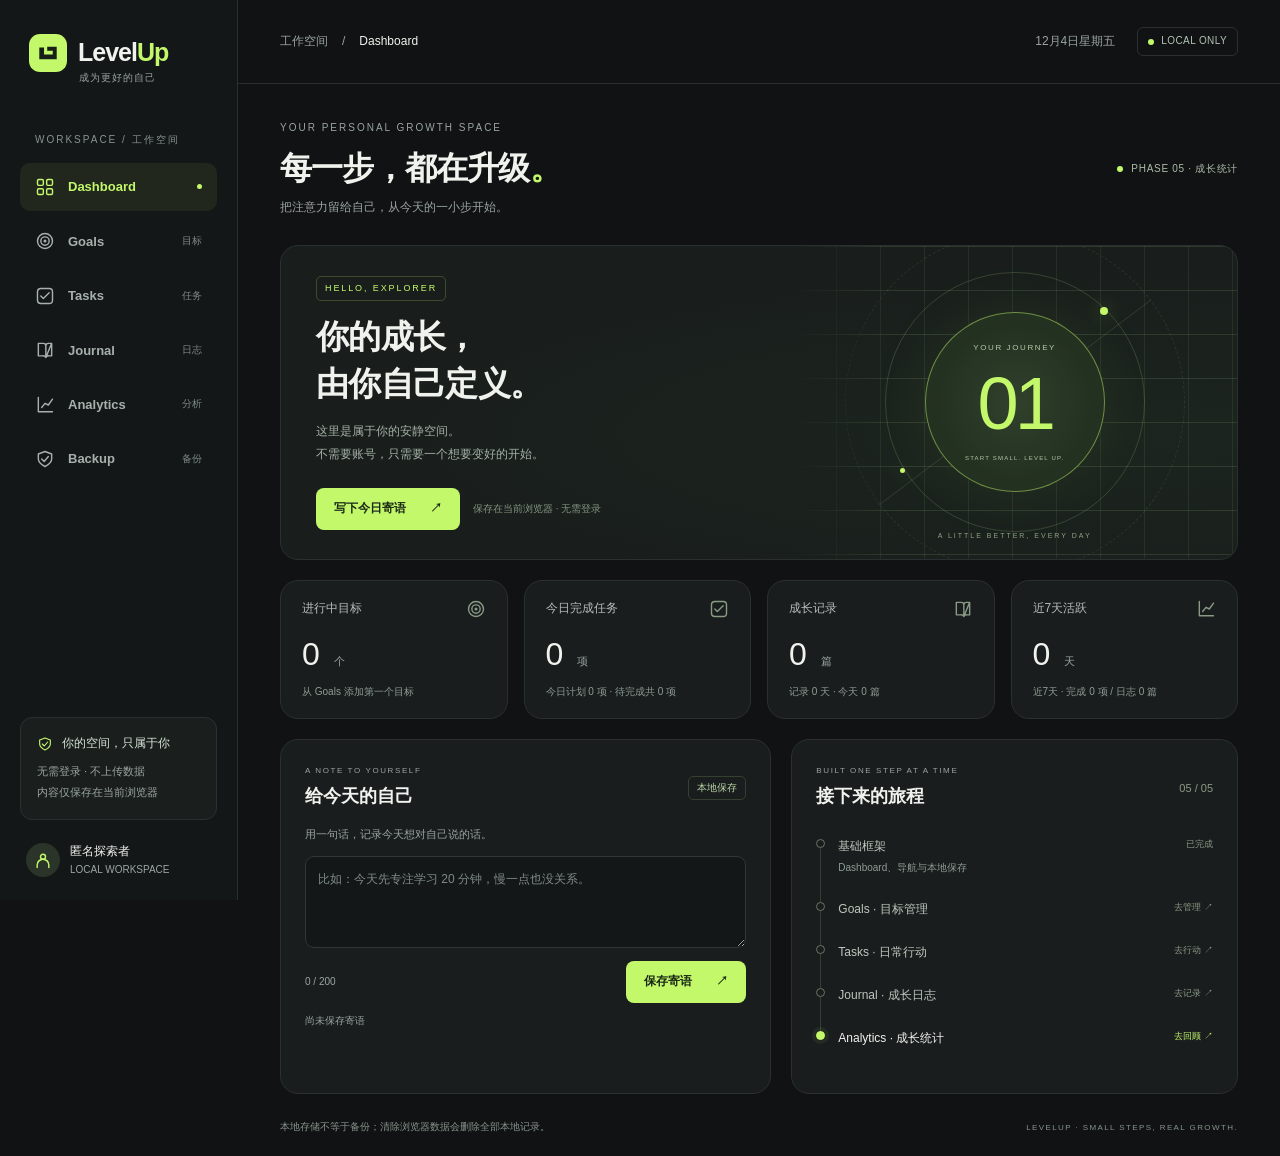
<file: index.html>
<!DOCTYPE html>
<html lang="zh-CN">
<head>
  <meta charset="UTF-8">
  <meta name="viewport" content="width=device-width, initial-scale=1.0">
  <meta name="description" content="LevelUp：无需登录，在自己的浏览器里开始成长。">
  <title>Dashboard · LevelUp</title>
  <link rel="icon" href="assets/logo.svg" type="image/svg+xml">
  <link rel="stylesheet" href="css/style.css">
  <script src="js/storage.js" defer></script>
  <script src="js/tasks-model.js" defer></script>
  <script src="js/journal-model.js" defer></script>
  <script src="js/analytics-model.js" defer></script>
  <script src="js/app.js" defer></script>
  <script src="js/dashboard.js" defer></script>
</head>
<body data-page="dashboard" data-root=".">
  <a class="skip-link" href="#main-content">跳转到主要内容</a>
  <div id="sidebar-root"></div>
  <div class="workspace">
    <div id="header-root"></div>
    <main id="main-content" tabindex="-1">
      <section class="page-heading">
        <div><p class="eyebrow">YOUR PERSONAL GROWTH SPACE</p><h1>每一步，都在升级<span class="accent">。</span></h1><p class="muted">把注意力留给自己，从今天的一小步开始。</p></div>
        <span class="phase-badge"><span class="status-dot"></span> PHASE 05 · 成长统计</span>
      </section>

      <section class="hero panel" aria-labelledby="hero-title">
        <div class="hero-copy"><span class="tag">HELLO, EXPLORER</span><h2 id="hero-title">你的成长，<br>由你自己定义。</h2><p>这里是属于你的安静空间。<br>不需要账号，只需要一个想要变好的开始。</p><a class="button button-primary" href="#daily-note">写下今日寄语 <span aria-hidden="true">↗</span></a><span class="hero-caption">保存在当前浏览器 · 无需登录</span></div>
        <div class="orbit-art" aria-hidden="true"><div class="orbit orbit-one"></div><div class="orbit orbit-two"></div><div class="orbit-axis"></div><div class="level-core"><span>YOUR JOURNEY</span><strong>01</strong><span>START SMALL. LEVEL UP.</span></div><span class="orbit-point point-one"></span><span class="orbit-point point-two"></span><span class="art-label">A LITTLE BETTER, EVERY DAY</span></div>
      </section>

      <section class="stats-grid" aria-label="成长数据概览">
        <article class="stat-card panel"><div class="stat-top"><span>进行中目标</span><span class="stat-icon" data-icon="target"></span></div><p class="stat-number"><span id="dashboard-goal-count">—</span> <small>个</small></p><p class="stat-caption" id="dashboard-goal-caption">正在读取目标</p></article>
        <article class="stat-card panel"><div class="stat-top"><span>今日完成任务</span><span class="stat-icon" data-icon="check"></span></div><p class="stat-number"><span id="dashboard-task-count">—</span> <small>项</small></p><p class="stat-caption" id="dashboard-task-caption">正在读取任务</p></article>
        <article class="stat-card panel"><div class="stat-top"><span>成长记录</span><span class="stat-icon" data-icon="book"></span></div><p class="stat-number"><span id="dashboard-journal-count">—</span> <small>篇</small></p><p class="stat-caption" id="dashboard-journal-caption">正在读取日志</p></article>
        <article class="stat-card panel"><div class="stat-top"><span>近7天活跃</span><span class="stat-icon" data-icon="chart"></span></div><p class="stat-number"><span id="dashboard-active-days">—</span> <small>天</small></p><p class="stat-caption" id="dashboard-active-caption">正在读取活动记录</p></article>
      </section>

      <div class="dashboard-bottom">
        <section class="panel note-panel" id="daily-note" aria-labelledby="note-title">
          <div class="section-top"><div><p class="eyebrow">A NOTE TO YOURSELF</p><h2 id="note-title">给今天的自己</h2></div><span class="tiny-tag">本地保存</span></div>
          <p class="muted note-intro">用一句话，记录今天想对自己说的话。</p>
          <form id="note-form"><label class="sr-only" for="note-input">今日寄语（最多 200 字）</label><textarea id="note-input" maxlength="200" rows="3" placeholder="比如：今天先专注学习 20 分钟，慢一点也没关系。" aria-describedby="note-status"></textarea><div class="note-actions"><span id="note-count" class="muted">0 / 200</span><button type="submit" class="button button-primary">保存寄语 <span aria-hidden="true">↗</span></button></div></form>
          <p id="note-status" class="save-status" role="status" aria-live="polite">尚未保存寄语</p>
        </section>
        <section class="panel roadmap-panel" aria-labelledby="roadmap-title"><div class="section-top"><div><p class="eyebrow">BUILT ONE STEP AT A TIME</p><h2 id="roadmap-title">接下来的旅程</h2></div><span class="step-counter">05 / 05</span></div><ol class="roadmap"><li><span class="roadmap-dot"></span><div><strong>基础框架</strong><p>Dashboard、导航与本地保存</p></div><span class="roadmap-state">已完成</span></li><li><span class="roadmap-dot"></span><div><strong>Goals · 目标管理</strong></div><a class="roadmap-state" href="pages/goals.html">去管理 ↗</a></li><li><span class="roadmap-dot"></span><div><strong>Tasks · 日常行动</strong></div><a class="roadmap-state" href="pages/tasks.html">去行动 ↗</a></li><li><span class="roadmap-dot"></span><div><strong>Journal · 成长日志</strong></div><a class="roadmap-state" href="pages/journal.html">去记录 ↗</a></li><li class="current"><span class="roadmap-dot"></span><div><strong>Analytics · 成长统计</strong></div><a class="roadmap-state" href="pages/analytics.html">去回顾 ↗</a></li></ol></section>
      </div>
      <div id="footer-root"></div>
    </main>
  </div>
  <noscript><div class="noscript-message">请在浏览器中启用 JavaScript，以使用导航和本地保存功能。</div></noscript>
</body>
</html>
</file>
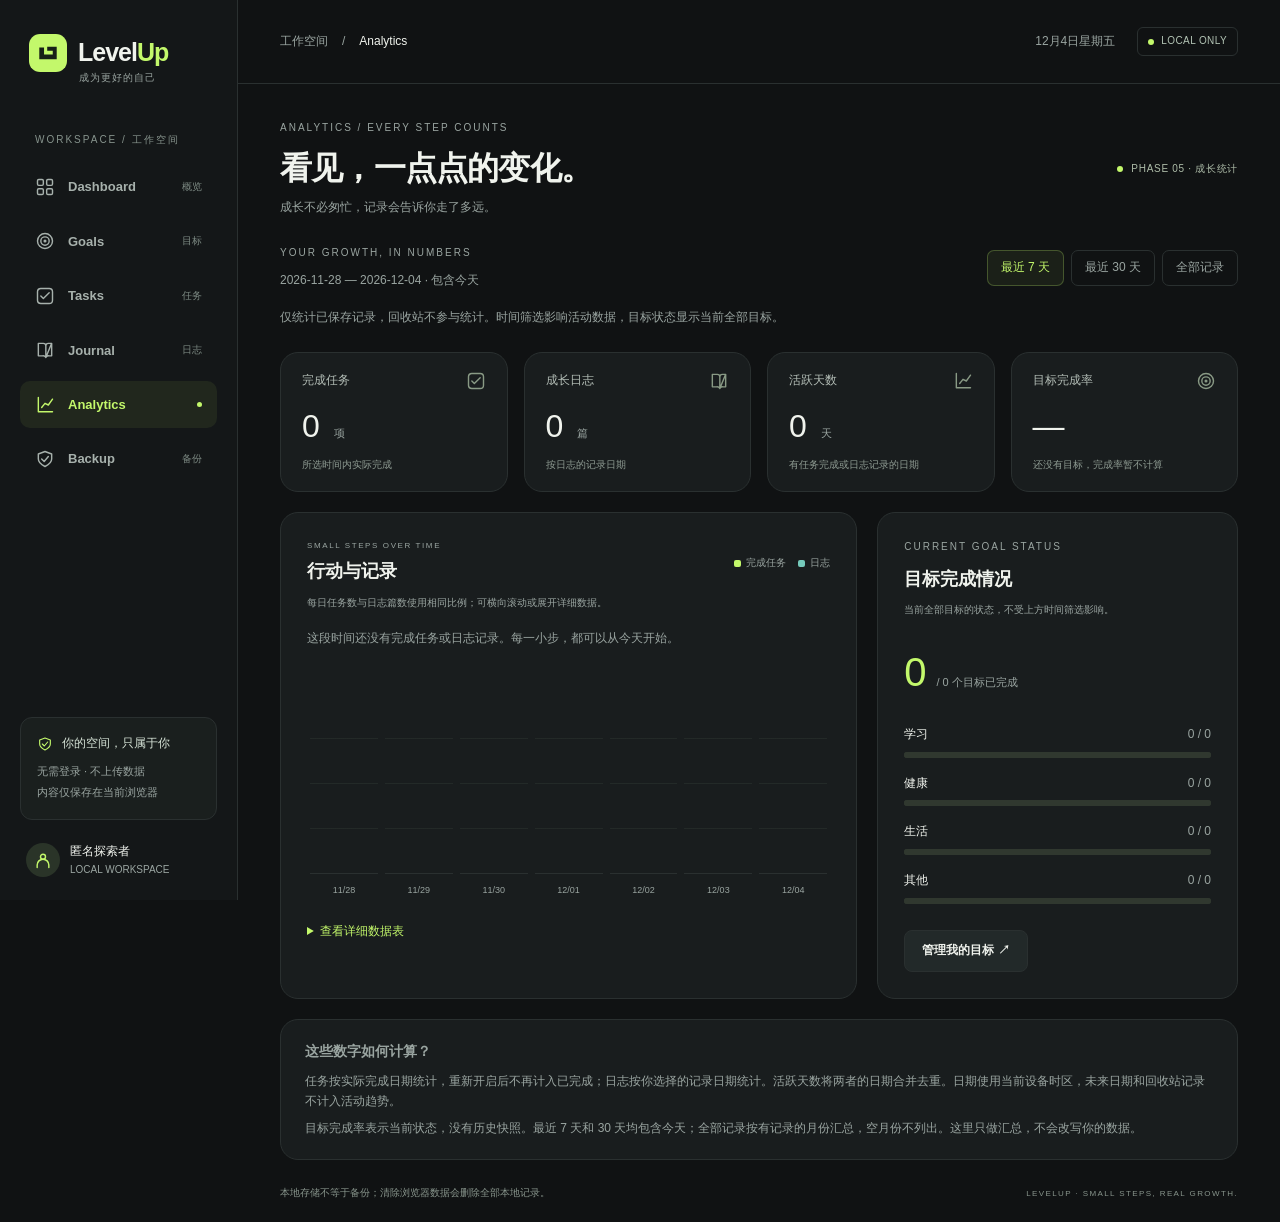
<file: pages/analytics.html>
<!DOCTYPE html>
<html lang="zh-CN">
<head>
  <meta charset="UTF-8">
  <meta name="viewport" content="width=device-width, initial-scale=1.0">
  <title>Analytics · LevelUp</title>
  <link rel="icon" href="../assets/logo.svg" type="image/svg+xml">
  <link rel="stylesheet" href="../css/style.css">
  <script src="../js/storage.js" defer></script>
  <script src="../js/analytics-model.js" defer></script>
  <script src="../js/app.js" defer></script>
  <script src="../js/analytics.js" defer></script>
</head>
<body data-page="analytics" data-root="..">
  <a class="skip-link" href="#main-content">跳转到主要内容</a>
  <div id="sidebar-root"></div>
  <div class="workspace">
    <div id="header-root"></div>
    <main id="main-content" tabindex="-1">
      <section class="page-heading">
        <div><p class="eyebrow">ANALYTICS / EVERY STEP COUNTS</p><h1>看见，一点点的变化。</h1><p class="muted">成长不必匆忙，记录会告诉你走了多远。</p></div>
        <span class="phase-badge"><span class="status-dot"></span> PHASE 05 · 成长统计</span>
      </section>
      <div class="analytics-toolbar"><div><p class="eyebrow">YOUR GROWTH, IN NUMBERS</p><p id="analytics-range-label" class="muted">正在读取本地记录</p></div><div class="goal-filters" role="group" aria-label="统计时间范围"><button class="filter-button active" data-range="7" aria-pressed="true">最近 7 天</button><button class="filter-button" data-range="30" aria-pressed="false">最近 30 天</button><button class="filter-button" data-range="all" aria-pressed="false">全部记录</button></div></div>
      <p id="analytics-status" class="goals-status" role="status" aria-live="polite">仅统计已保存记录，回收站不参与统计。</p>
      <section class="stats-grid" aria-label="成长统计概览">
        <article class="panel stat-card"><div class="stat-top"><span>完成任务</span><span class="stat-icon" data-icon="check"></span></div><p class="stat-number"><span id="analytics-tasks">—</span> <small>项</small></p><p class="stat-caption">所选时间内实际完成</p></article>
        <article class="panel stat-card"><div class="stat-top"><span>成长日志</span><span class="stat-icon" data-icon="book"></span></div><p class="stat-number"><span id="analytics-journal">—</span> <small>篇</small></p><p class="stat-caption">按日志的记录日期</p></article>
        <article class="panel stat-card"><div class="stat-top"><span>活跃天数</span><span class="stat-icon" data-icon="chart"></span></div><p class="stat-number"><span id="analytics-active">—</span> <small>天</small></p><p class="stat-caption">有任务完成或日志记录的日期</p></article>
        <article class="panel stat-card"><div class="stat-top"><span>目标完成率</span><span class="stat-icon" data-icon="target"></span></div><p class="stat-number" id="analytics-goal-rate">—</p><p class="stat-caption" id="analytics-goal-caption">当前全部目标，不受时间筛选影响</p></article>
      </section>
      <div class="analytics-layout">
        <section class="panel analytics-panel" aria-labelledby="activity-title"><div class="section-top"><div><p class="eyebrow">SMALL STEPS OVER TIME</p><h2 id="activity-title">行动与记录</h2></div><div class="chart-legend"><span><i class="legend-task"></i>完成任务</span><span><i class="legend-journal"></i>日志</span></div></div><p id="analytics-chart-note" class="field-hint">按日展示</p><p class="analytics-empty" id="analytics-chart-message" hidden></p><figure id="analytics-figure" aria-labelledby="activity-title" aria-describedby="analytics-chart-note"><div class="chart-scroll" tabindex="0" aria-label="任务与日志趋势图，可横向滚动"><div id="activity-chart" class="activity-chart"></div></div></figure><details id="analytics-detail" class="analytics-detail"><summary>查看详细数据表</summary><div class="analytics-table-scroll"><table class="analytics-table"><caption>与趋势图相同的统计数据</caption><thead><tr><th scope="col">日期 / 月份</th><th scope="col">完成任务（项）</th><th scope="col">日志（篇）</th></tr></thead><tbody id="analytics-table-body"></tbody></table></div></details></section>
        <section class="panel analytics-panel" aria-labelledby="goal-progress-title"><p class="eyebrow">CURRENT GOAL STATUS</p><h2 id="goal-progress-title">目标完成情况</h2><p class="field-hint">当前全部目标的状态，不受上方时间筛选影响。</p><div class="goal-progress-overview"><strong id="goal-progress-completed">—</strong><span id="goal-progress-total" class="muted">正在读取</span></div><div id="goal-category-progress"></div><a class="button button-secondary analytics-goal-link" href="goals.html">管理我的目标 ↗</a></section>
      </div>
      <section class="panel scope-note analytics-rules" aria-labelledby="analytics-rules-title"><h2 id="analytics-rules-title">这些数字如何计算？</h2><p>任务按实际完成日期统计，重新开启后不再计入已完成；日志按你选择的记录日期统计。活跃天数将两者的日期合并去重。日期使用当前设备时区，未来日期和回收站记录不计入活动趋势。</p><p>目标完成率表示当前状态，没有历史快照。最近 7 天和 30 天均包含今天；全部记录按有记录的月份汇总，空月份不列出。这里只做汇总，不会改写你的数据。</p></section>
      <div id="footer-root"></div>
    </main>
  </div>
  <noscript><div class="noscript-message">请启用 JavaScript，以查看本地成长统计。</div></noscript>
</body>
</html>
</file>
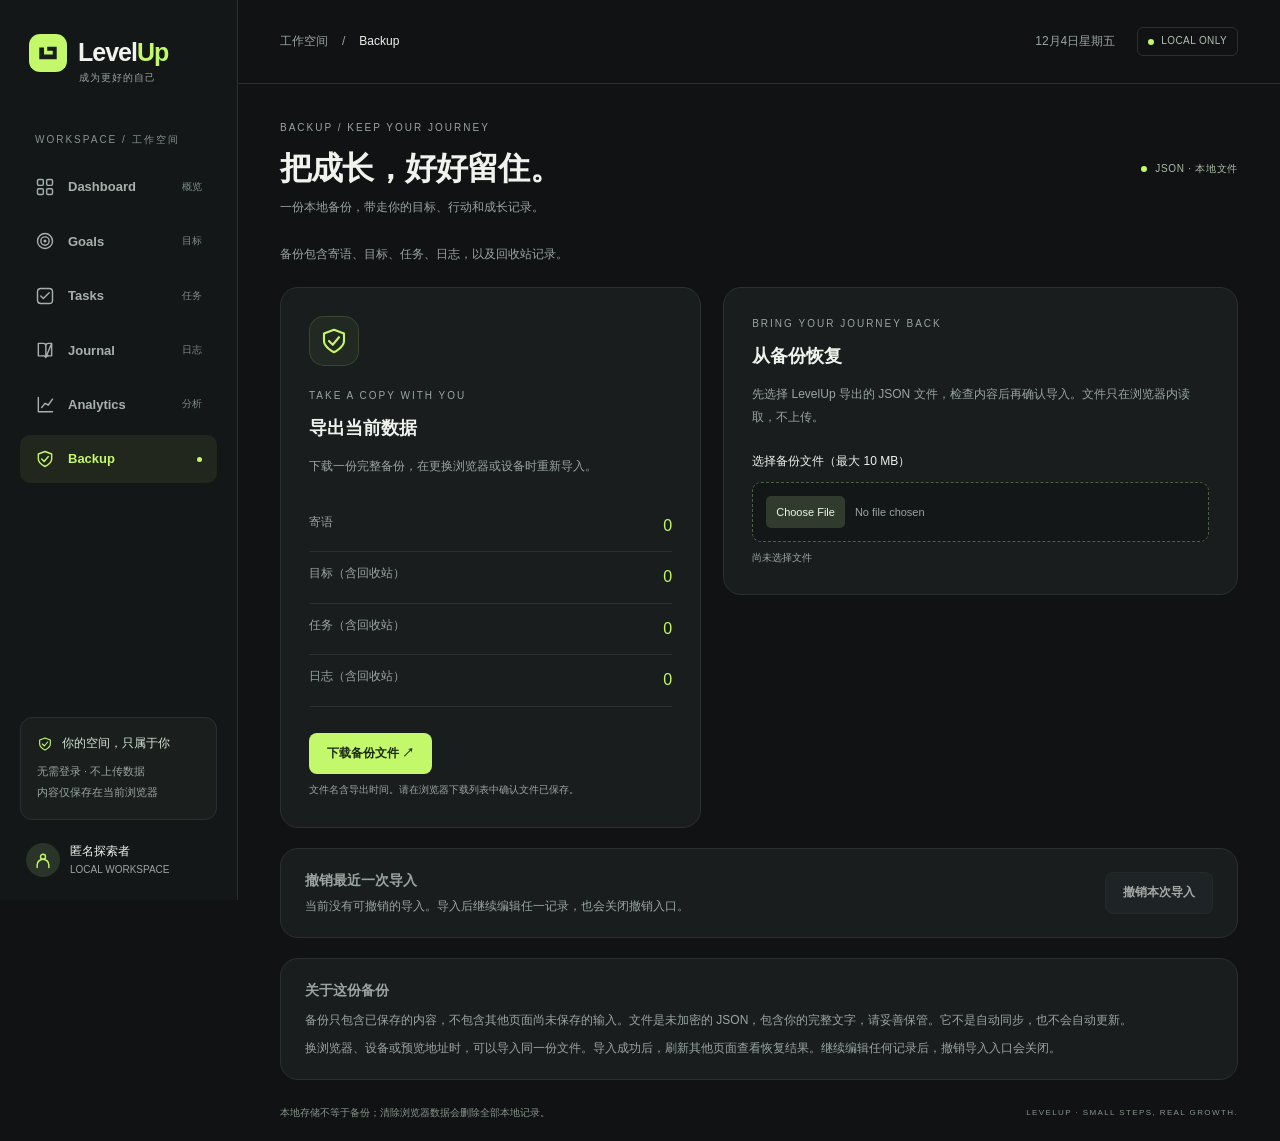
<file: pages/backup.html>
<!DOCTYPE html>
<html lang="zh-CN">
<head>
  <meta charset="UTF-8">
  <meta name="viewport" content="width=device-width, initial-scale=1.0">
  <title>Backup · LevelUp</title>
  <link rel="icon" href="../assets/logo.svg" type="image/svg+xml">
  <link rel="stylesheet" href="../css/style.css">
  <script src="../js/storage.js" defer></script>
  <script src="../js/app.js" defer></script>
  <script src="../js/backup.js" defer></script>
</head>
<body data-page="backup" data-root="..">
  <a class="skip-link" href="#main-content">跳转到主要内容</a>
  <div id="sidebar-root"></div>
  <div class="workspace"><div id="header-root"></div>
    <main id="main-content" tabindex="-1">
      <section class="page-heading"><div><p class="eyebrow">BACKUP / KEEP YOUR JOURNEY</p><h1>把成长，好好留住。</h1><p class="muted">一份本地备份，带走你的目标、行动和成长记录。</p></div><span class="phase-badge"><span class="status-dot"></span> JSON · 本地文件</span></section>
      <p id="backup-status" class="goals-status" role="status" aria-live="polite">备份包含寄语、目标、任务、日志，以及回收站记录。</p>
      <div class="backup-layout">
        <section class="panel backup-panel" aria-labelledby="export-title"><div class="placeholder-icon" data-icon="shield"></div><p class="eyebrow">TAKE A COPY WITH YOU</p><h2 id="export-title">导出当前数据</h2><p class="muted backup-intro">下载一份完整备份，在更换浏览器或设备时重新导入。</p><dl id="backup-current" class="backup-counts"></dl><button type="button" class="button button-primary" id="export-backup">下载备份文件 ↗</button><p class="field-hint">文件名含导出时间。请在浏览器下载列表中确认文件已保存。</p></section>
        <section class="panel backup-panel" aria-labelledby="import-title"><p class="eyebrow">BRING YOUR JOURNEY BACK</p><h2 id="import-title">从备份恢复</h2><p class="muted backup-intro">先选择 LevelUp 导出的 JSON 文件，检查内容后再确认导入。文件只在浏览器内读取，不上传。</p><label class="backup-file-label" for="backup-file">选择备份文件（最大 10 MB）</label><input type="file" id="backup-file" accept=".json,application/json" aria-describedby="backup-file-status"><p class="field-hint" id="backup-file-status" role="status">尚未选择文件</p>
          <section id="backup-preview" class="backup-preview" aria-labelledby="preview-title" hidden><h3 id="preview-title">导入预览</h3><p class="field-hint" id="backup-file-time"></p><div class="analytics-table-scroll"><table class="analytics-table"><caption>记录总数包含回收站</caption><thead><tr><th scope="col">内容</th><th scope="col">当前</th><th scope="col">备份中</th></tr></thead><tbody id="backup-compare"></tbody></table></div><p class="field-hint" id="backup-reference-hint"></p><p class="backup-replace-note">恢复会完整替换四类数据，包括寄语和回收站，不会合并记录。建议先下载当前备份。</p><label class="backup-check"><input type="checkbox" id="confirm-replace">我已核对，确认用此备份替换当前数据。</label><div class="goal-form-actions"><button type="button" class="button button-primary" id="import-backup" disabled>确认替换并导入</button><button type="button" class="button button-secondary" id="cancel-import">取消</button></div></section>
        </section>
      </div>
      <section class="panel scope-note backup-undo" aria-labelledby="undo-title"><div><h2 id="undo-title">撤销最近一次导入</h2><p id="backup-undo-note">导入后尚未继续编辑时，可以撤销这次导入。</p></div><button type="button" class="button button-secondary" id="undo-import" disabled>撤销本次导入</button></section>
      <section class="panel scope-note analytics-rules"><h2>关于这份备份</h2><p>备份只包含已保存的内容，不包含其他页面尚未保存的输入。文件是未加密的 JSON，包含你的完整文字，请妥善保管。它不是自动同步，也不会自动更新。</p><p>换浏览器、设备或预览地址时，可以导入同一份文件。导入成功后，刷新其他页面查看恢复结果。继续编辑任何记录后，撤销导入入口会关闭。</p></section>
      <div id="footer-root"></div>
    </main>
  </div>
  <noscript><div class="noscript-message">请启用 JavaScript，以使用本地备份。</div></noscript>
</body>
</html>
</file>
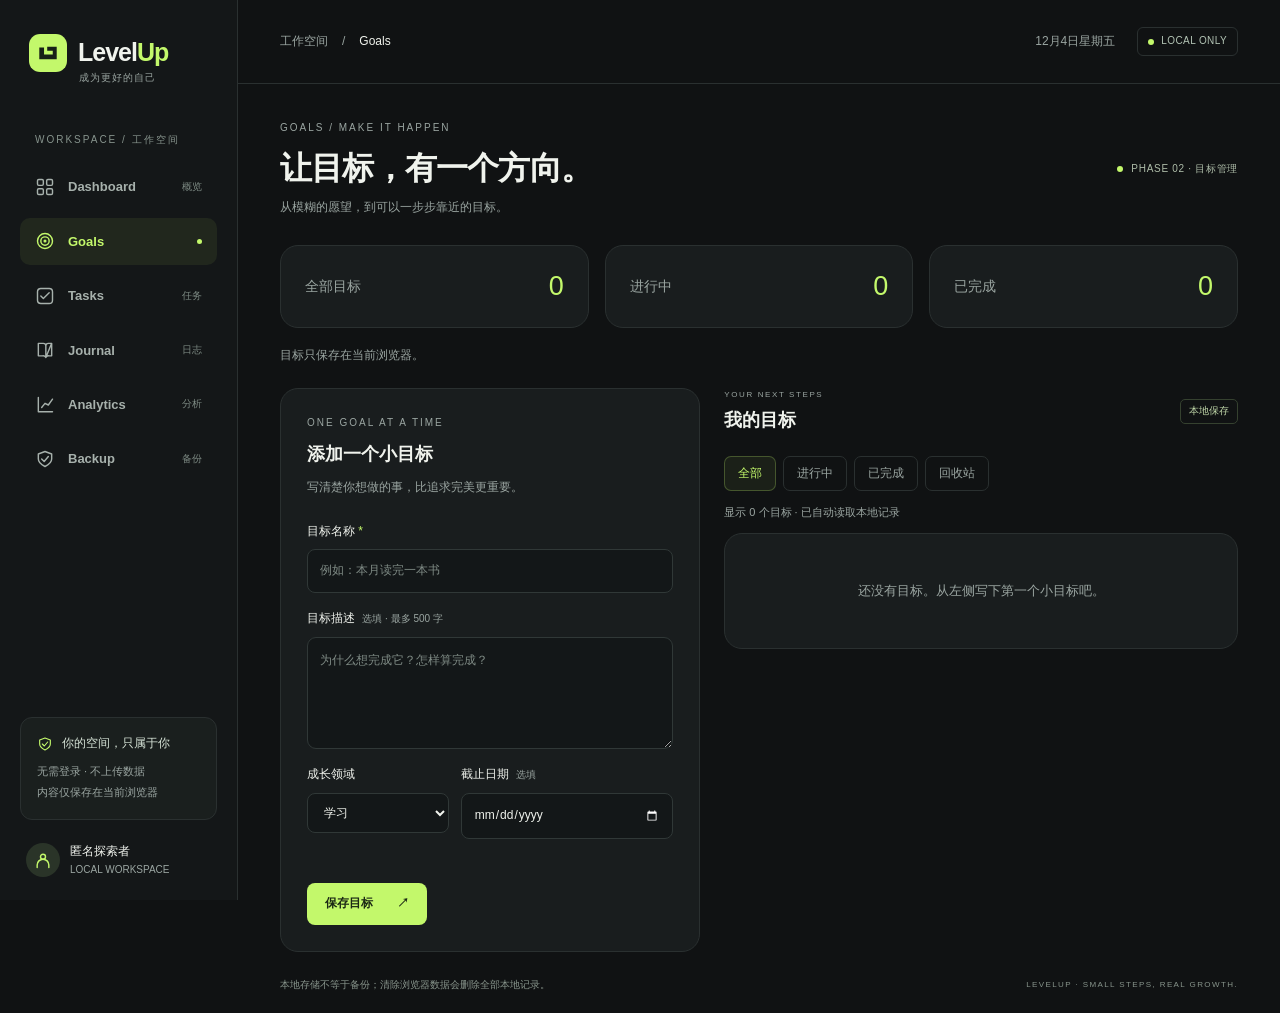
<file: pages/goals.html>
<!DOCTYPE html>
<html lang="zh-CN">
<head>
  <meta charset="UTF-8">
  <meta name="viewport" content="width=device-width, initial-scale=1.0">
  <title>Goals · LevelUp</title>
  <link rel="icon" href="../assets/logo.svg" type="image/svg+xml">
  <link rel="stylesheet" href="../css/style.css">
  <script src="../js/storage.js" defer></script>
  <script src="../js/app.js" defer></script>
  <script src="../js/goals.js" defer></script>
</head>
<body data-page="goals" data-root="..">
  <a class="skip-link" href="#main-content">跳转到主要内容</a>
  <div id="sidebar-root"></div>
  <div class="workspace">
    <div id="header-root"></div>
    <main id="main-content" tabindex="-1">
      <section class="page-heading">
        <div><p class="eyebrow">GOALS / MAKE IT HAPPEN</p><h1>让目标，有一个方向。</h1><p class="muted">从模糊的愿望，到可以一步步靠近的目标。</p></div>
        <span class="phase-badge"><span class="status-dot"></span> PHASE 02 · 目标管理</span>
      </section>
      <section class="goal-summary" aria-label="目标统计">
        <div class="panel"><span class="muted">全部目标</span><strong id="goals-total">—</strong></div>
        <div class="panel"><span class="muted">进行中</span><strong id="goals-active">—</strong></div>
        <div class="panel"><span class="muted">已完成</span><strong id="goals-completed">—</strong></div>
      </section>
      <p id="goals-status" class="goals-status" role="status" aria-live="polite">目标只保存在当前浏览器。</p>
      <div class="goals-layout">
        <section class="panel goal-editor" id="create-goal" aria-labelledby="editor-title">
          <p class="eyebrow">ONE GOAL AT A TIME</p>
          <h2 id="editor-title">添加一个小目标</h2>
          <p class="muted editor-intro">写清楚你想做的事，比追求完美更重要。</p>
          <form id="goal-form">
            <label for="goal-title">目标名称 <span class="accent">*</span></label>
            <input id="goal-title" name="title" required maxlength="80" placeholder="例如：本月读完一本书">
            <label for="goal-description">目标描述 <span class="muted">选填 · 最多 500 字</span></label>
            <textarea id="goal-description" name="description" maxlength="500" rows="4" placeholder="为什么想完成它？怎样算完成？"></textarea>
            <div class="goal-form-row">
              <div><label for="goal-category">成长领域</label><select id="goal-category" name="category"><option>学习</option><option>健康</option><option>生活</option><option>其他</option></select></div>
              <div><label for="goal-date">截止日期 <span class="muted">选填</span></label><input type="date" id="goal-date" name="dueDate" min="0001-01-01" max="9999-12-31"></div>
            </div>
            <p id="goal-form-error" class="form-error" role="alert"></p>
            <div class="goal-form-actions"><button id="save-goal" class="button button-primary" type="submit">保存目标 <span aria-hidden="true">↗</span></button><button id="cancel-edit" class="button button-secondary" type="button" hidden>取消编辑</button></div>
          </form>
        </section>
        <section class="goals-collection" aria-labelledby="list-title">
          <div class="section-top"><div><p class="eyebrow">YOUR NEXT STEPS</p><h2 id="list-title">我的目标</h2></div><span class="tiny-tag">本地保存</span></div>
          <div class="goal-filters" role="group" aria-label="筛选目标状态"><button class="filter-button active" data-filter="all" aria-pressed="true">全部</button><button class="filter-button" data-filter="active" aria-pressed="false">进行中</button><button class="filter-button" data-filter="completed" aria-pressed="false">已完成</button><button class="filter-button" data-filter="trash" aria-pressed="false">回收站</button></div>
          <p id="goal-list-caption" class="muted list-caption"></p>
          <div id="goal-list" class="goal-list"></div>
        </section>
      </div>
      <div id="footer-root"></div>
    </main>
  </div>
  <noscript><div class="noscript-message">请启用 JavaScript，以使用目标管理和本地保存。</div></noscript>
</body>
</html>
</file>
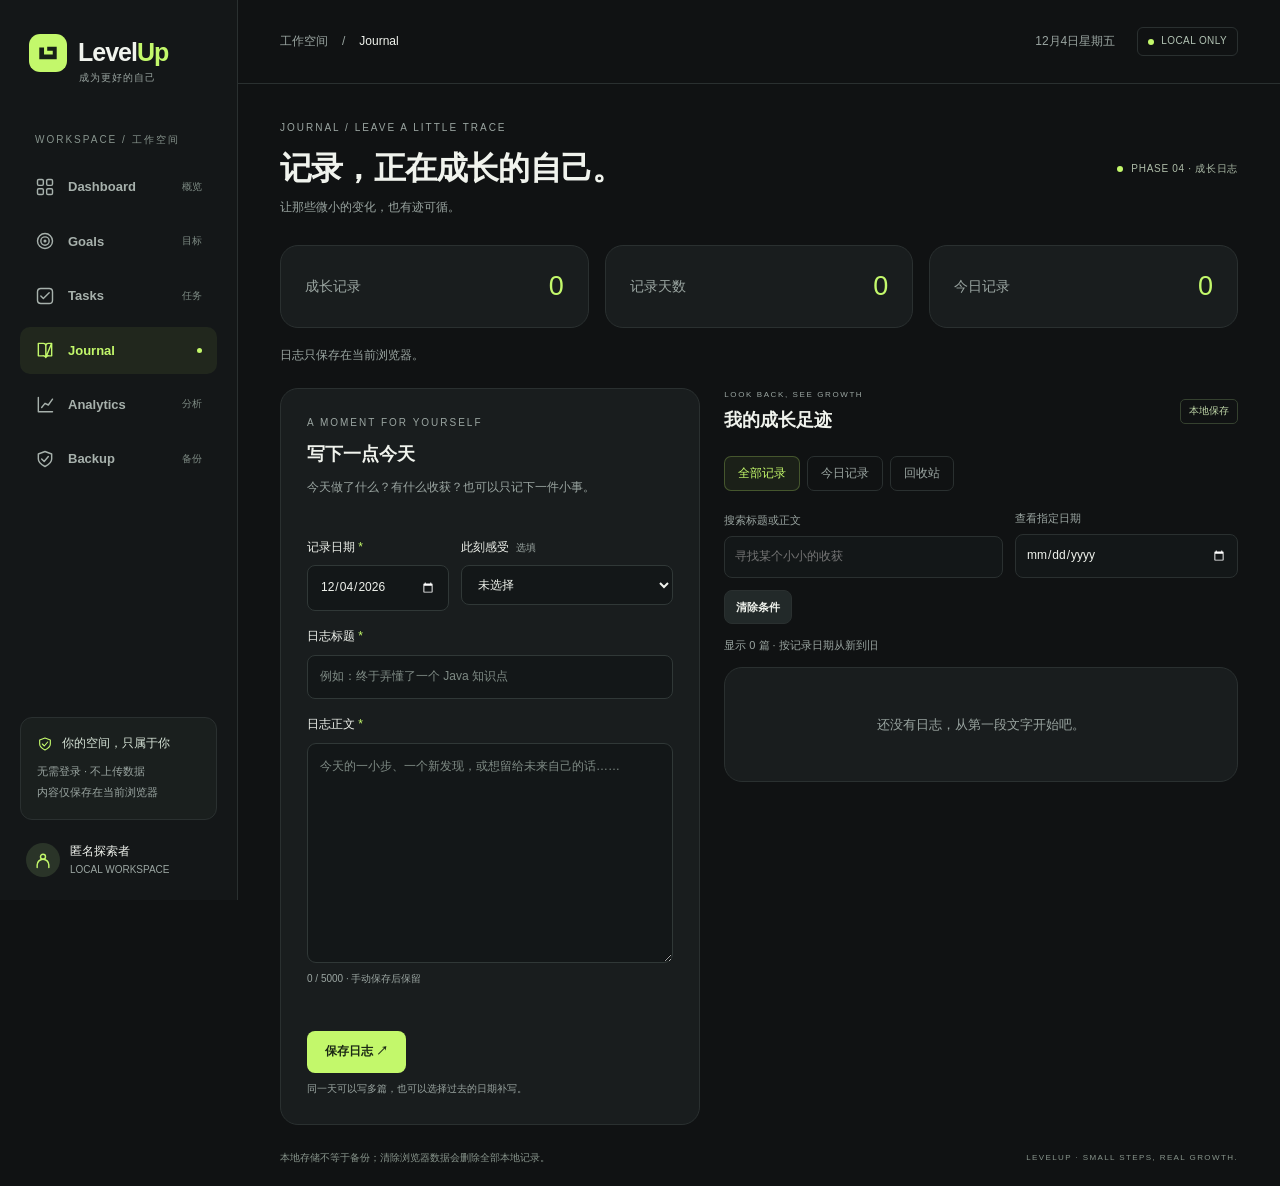
<file: pages/journal.html>
<!DOCTYPE html>
<html lang="zh-CN">
<head>
  <meta charset="UTF-8">
  <meta name="viewport" content="width=device-width, initial-scale=1.0">
  <title>Journal · LevelUp</title>
  <link rel="icon" href="../assets/logo.svg" type="image/svg+xml">
  <link rel="stylesheet" href="../css/style.css">
  <script src="../js/storage.js" defer></script>
  <script src="../js/journal-model.js" defer></script>
  <script src="../js/app.js" defer></script>
  <script src="../js/journal.js" defer></script>
</head>
<body data-page="journal" data-root="..">
  <a class="skip-link" href="#main-content">跳转到主要内容</a>
  <div id="sidebar-root"></div>
  <div class="workspace">
    <div id="header-root"></div>
    <main id="main-content" tabindex="-1">
      <section class="page-heading">
        <div><p class="eyebrow">JOURNAL / LEAVE A LITTLE TRACE</p><h1>记录，正在成长的自己。</h1><p class="muted">让那些微小的变化，也有迹可循。</p></div>
        <span class="phase-badge"><span class="status-dot"></span> PHASE 04 · 成长日志</span>
      </section>
      <section class="goal-summary" aria-label="日志统计">
        <div class="panel"><span class="muted">成长记录</span><strong id="journal-total">—</strong></div>
        <div class="panel"><span class="muted">记录天数</span><strong id="journal-days">—</strong></div>
        <div class="panel"><span class="muted">今日记录</span><strong id="journal-today">—</strong></div>
      </section>
      <p id="journal-status" class="goals-status" role="status" aria-live="polite">日志只保存在当前浏览器。</p>
      <div class="goals-layout">
        <section class="panel goal-editor" aria-labelledby="journal-editor-title">
          <p class="eyebrow">A MOMENT FOR YOURSELF</p><h2 id="journal-editor-title">写下一点今天</h2>
          <p class="muted editor-intro">今天做了什么？有什么收获？也可以只记下一件小事。</p>
          <form id="journal-form">
            <div class="goal-form-row"><div><label for="entry-date">记录日期 <span class="accent">*</span></label><input type="date" id="entry-date" required min="0001-01-01" max="9999-12-31"></div><div><label for="entry-mood">此刻感受 <span class="muted">选填</span></label><select id="entry-mood"><option>未选择</option><option>开心</option><option>充实</option><option>平静</option><option>疲惫</option><option>低落</option></select></div></div>
            <label for="entry-title">日志标题 <span class="accent">*</span></label><input id="entry-title" required maxlength="80" placeholder="例如：终于弄懂了一个 Java 知识点">
            <label for="entry-content">日志正文 <span class="accent">*</span></label><textarea id="entry-content" class="journal-textarea" required maxlength="5000" rows="9" placeholder="今天的一小步、一个新发现，或想留给未来自己的话……" aria-describedby="entry-count"></textarea>
            <p id="entry-count" class="field-hint">0 / 5000 · 手动保存后保留</p>
            <p id="journal-form-error" class="form-error" role="alert"></p>
            <div class="goal-form-actions"><button class="button button-primary" id="save-entry" type="submit">保存日志 ↗</button><button class="button button-secondary" id="cancel-entry-edit" type="button" hidden>取消编辑</button></div>
            <p class="field-hint">同一天可以写多篇，也可以选择过去的日期补写。</p>
          </form>
        </section>
        <section class="goals-collection" aria-labelledby="journal-list-title">
          <div class="section-top"><div><p class="eyebrow">LOOK BACK, SEE GROWTH</p><h2 id="journal-list-title">我的成长足迹</h2></div><span class="tiny-tag">本地保存</span></div>
          <div class="goal-filters" role="group" aria-label="筛选日志"><button class="filter-button active" data-journal-filter="all" aria-pressed="true">全部记录</button><button class="filter-button" data-journal-filter="today" aria-pressed="false">今日记录</button><button class="filter-button" data-journal-filter="trash" aria-pressed="false">回收站</button></div>
          <div class="journal-search"><div><label for="journal-search">搜索标题或正文</label><input type="search" id="journal-search" placeholder="寻找某个小小的收获" maxlength="100"></div><div><label for="journal-date-filter">查看指定日期</label><input type="date" id="journal-date-filter" min="0001-01-01" max="9999-12-31"></div><button type="button" class="button button-secondary" id="clear-journal-search">清除条件</button></div>
          <p class="muted list-caption" id="journal-list-caption" aria-live="polite"></p>
          <div class="goal-list" id="journal-list"></div>
        </section>
      </div>
      <div id="footer-root"></div>
    </main>
  </div>
  <noscript><div class="noscript-message">请启用 JavaScript，以使用成长日志和本地保存。</div></noscript>
</body>
</html>
</file>
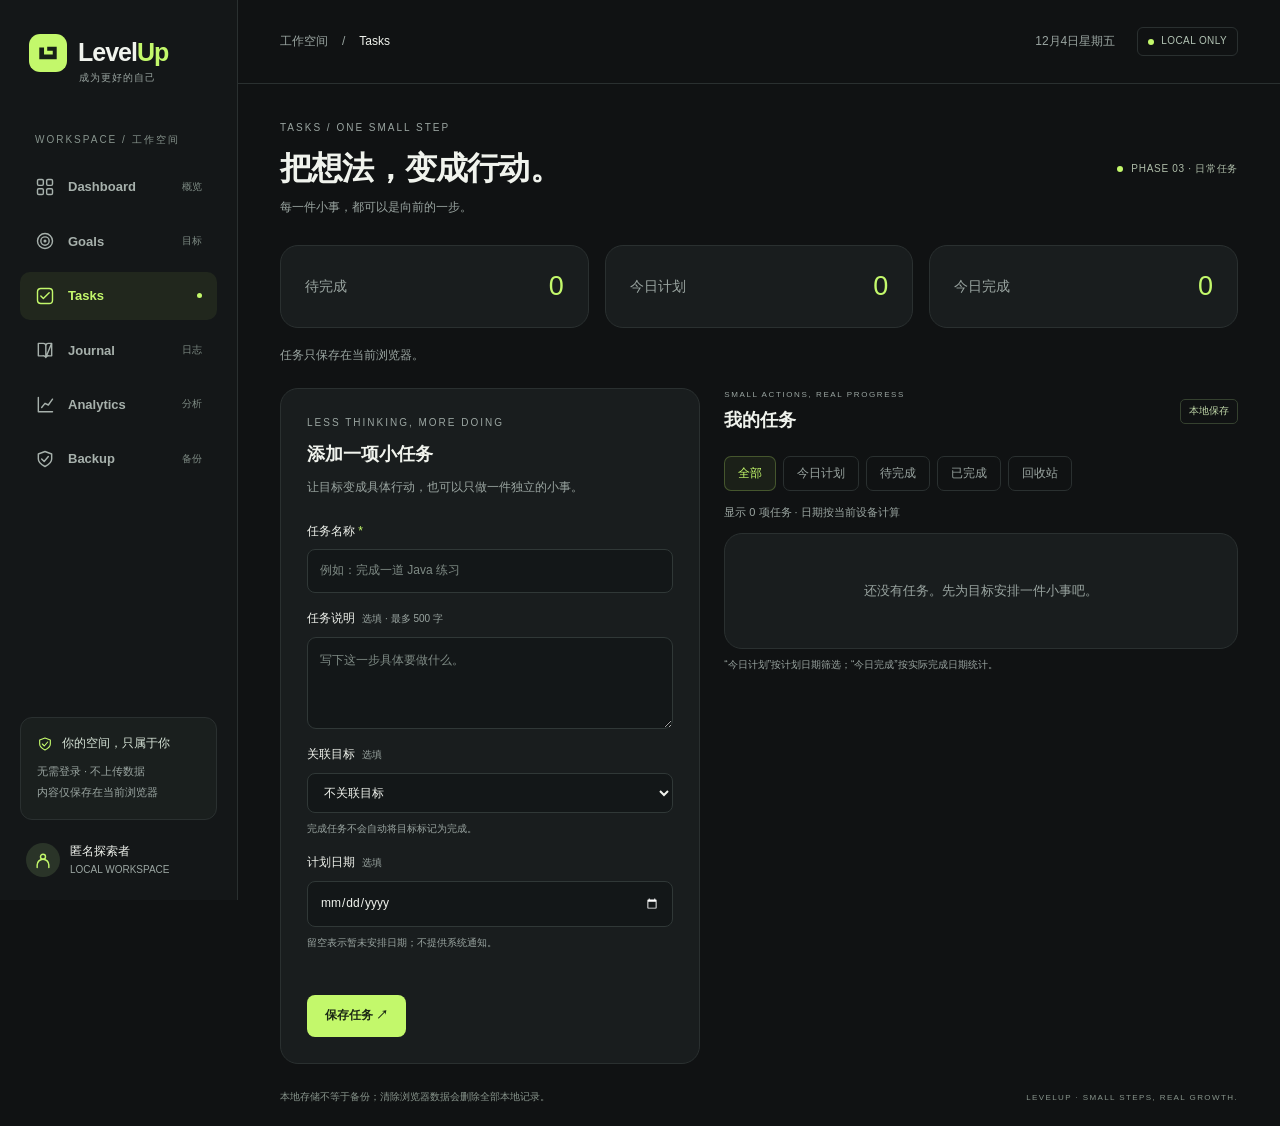
<file: pages/tasks.html>
<!DOCTYPE html>
<html lang="zh-CN">
<head>
  <meta charset="UTF-8">
  <meta name="viewport" content="width=device-width, initial-scale=1.0">
  <title>Tasks · LevelUp</title>
  <link rel="icon" href="../assets/logo.svg" type="image/svg+xml">
  <link rel="stylesheet" href="../css/style.css">
  <script src="../js/storage.js" defer></script>
  <script src="../js/tasks-model.js" defer></script>
  <script src="../js/app.js" defer></script>
  <script src="../js/tasks.js" defer></script>
</head>
<body data-page="tasks" data-root="..">
  <a class="skip-link" href="#main-content">跳转到主要内容</a>
  <div id="sidebar-root"></div>
  <div class="workspace">
    <div id="header-root"></div>
    <main id="main-content" tabindex="-1">
      <section class="page-heading">
        <div><p class="eyebrow">TASKS / ONE SMALL STEP</p><h1>把想法，变成行动。</h1><p class="muted">每一件小事，都可以是向前的一步。</p></div>
        <span class="phase-badge"><span class="status-dot"></span> PHASE 03 · 日常任务</span>
      </section>
      <section class="goal-summary" aria-label="任务统计">
        <div class="panel"><span class="muted">待完成</span><strong id="tasks-active">—</strong></div>
        <div class="panel"><span class="muted">今日计划</span><strong id="tasks-planned">—</strong></div>
        <div class="panel"><span class="muted">今日完成</span><strong id="tasks-done">—</strong></div>
      </section>
      <p id="tasks-status" class="goals-status" role="status" aria-live="polite">任务只保存在当前浏览器。</p>
      <div class="goals-layout">
        <section class="panel goal-editor" aria-labelledby="task-editor-title">
          <p class="eyebrow">LESS THINKING, MORE DOING</p><h2 id="task-editor-title">添加一项小任务</h2>
          <p class="muted editor-intro">让目标变成具体行动，也可以只做一件独立的小事。</p>
          <form id="task-form">
            <label for="task-title">任务名称 <span class="accent">*</span></label>
            <input id="task-title" required maxlength="80" placeholder="例如：完成一道 Java 练习">
            <label for="task-description">任务说明 <span class="muted">选填 · 最多 500 字</span></label>
            <textarea id="task-description" maxlength="500" rows="3" placeholder="写下这一步具体要做什么。"></textarea>
            <label for="task-goal">关联目标 <span class="muted">选填</span></label>
            <select id="task-goal" aria-describedby="task-goal-hint"><option value="">不关联目标</option></select>
            <p class="field-hint" id="task-goal-hint">完成任务不会自动将目标标记为完成。</p>
            <label for="task-date">计划日期 <span class="muted">选填</span></label>
            <input type="date" id="task-date" min="0001-01-01" max="9999-12-31">
            <p class="field-hint">留空表示暂未安排日期；不提供系统通知。</p>
            <p id="task-form-error" class="form-error" role="alert"></p>
            <div class="goal-form-actions"><button class="button button-primary" id="save-task" type="submit">保存任务 ↗</button><button class="button button-secondary" id="cancel-task-edit" type="button" hidden>取消编辑</button></div>
          </form>
        </section>
        <section class="goals-collection" aria-labelledby="task-list-title">
          <div class="section-top"><div><p class="eyebrow">SMALL ACTIONS, REAL PROGRESS</p><h2 id="task-list-title">我的任务</h2></div><span class="tiny-tag">本地保存</span></div>
          <div class="goal-filters" role="group" aria-label="筛选任务"><button class="filter-button active" data-task-filter="all" aria-pressed="true">全部</button><button class="filter-button" data-task-filter="today" aria-pressed="false">今日计划</button><button class="filter-button" data-task-filter="active" aria-pressed="false">待完成</button><button class="filter-button" data-task-filter="completed" aria-pressed="false">已完成</button><button class="filter-button" data-task-filter="trash" aria-pressed="false">回收站</button></div>
          <p class="muted list-caption" id="task-list-caption"></p>
          <div class="goal-list" id="task-list"></div>
          <p class="field-hint">“今日计划”按计划日期筛选；“今日完成”按实际完成日期统计。</p>
        </section>
      </div>
      <div id="footer-root"></div>
    </main>
  </div>
  <noscript><div class="noscript-message">请启用 JavaScript，以使用任务管理和本地保存。</div></noscript>
</body>
</html>
</file>
<file: css/style.css>
/* 1. 设计变量：后续页面沿用同一套颜色、间距和圆角。 */
:root {
  color-scheme: dark;
  --bg: #101213;
  --sidebar: #141718;
  --panel: #191d1e;
  --border: #2a3030;
  --text: #f0f3ed;
  --muted: #9aa5a1;
  --accent: #c3f86b;
  --radius: 18px;
  --sidebar-width: 238px;
  --font: "Segoe UI", "Microsoft YaHei", sans-serif;
}
* { box-sizing: border-box; }
html { scroll-behavior: smooth; }
body { margin: 0; background: var(--bg); color: var(--text); font-family: var(--font); font-size: 14px; line-height: 1.65; }
a { color: inherit; text-decoration: none; }
button, input, textarea, select { font: inherit; }
button, a, textarea { -webkit-tap-highlight-color: transparent; }
button { cursor: pointer; }
button:disabled { cursor: default; opacity: .65; }
button:focus-visible, a:focus-visible, textarea:focus-visible, input:focus-visible, select:focus-visible { outline: 2px solid var(--accent); outline-offset: 5px; }
[hidden] { display: none !important; }
h1, h2, p { margin: 0; }
h1 { font-size: clamp(25px, 2.5vw, 34px); line-height: 1.4; font-weight: 650; letter-spacing: -.8px; }
h2 { font-size: 18px; font-weight: 600; }
.muted { color: var(--muted); }
.accent { color: var(--accent); }
.eyebrow { font-size: 10px; letter-spacing: 2px; color: var(--muted); margin-bottom: 9px; }
.panel { background: var(--panel); border: 1px solid var(--border); border-radius: var(--radius); }
.icon { width: 20px; height: 20px; fill: none; stroke: currentColor; stroke-width: 1.7; stroke-linecap: round; stroke-linejoin: round; flex-shrink: 0; }
.sr-only { position: absolute; width: 1px; height: 1px; padding: 0; margin: -1px; overflow: hidden; clip: rect(0,0,0,0); white-space: nowrap; border: 0; }
.skip-link { position: fixed; top: -100px; left: 20px; z-index: 50; background: var(--accent); color: #172017; padding: 10px 20px; border-radius: 8px; }
.skip-link:focus { top: 10px; }

/* 2. 所有页面共用的侧边栏和顶栏。 */
.sidebar { position: fixed; inset: 0 auto 0 0; width: var(--sidebar-width); background: var(--sidebar); border-right: 1px solid var(--border); padding: 32px 20px 22px; display: flex; flex-direction: column; z-index: 20; }
.brand { display: flex; align-items: center; gap: 11px; padding-left: 9px; }
.brand img { width: 38px; height: 38px; }
.brand-name { font-size: 25px; font-weight: 700; letter-spacing: -1px; }
.brand-name span { color: var(--accent); }
.brand-subtitle { font-size: 10px; color: var(--muted); padding-left: 59px; margin-top: -3px; letter-spacing: 1px; }
.nav-label { margin: 45px 15px 15px; color: #87948d; font-size: 10px; letter-spacing: 2px; }
.nav-list { display: grid; gap: 7px; }
.nav-link { display: flex; gap: 13px; align-items: center; padding: 13px 15px; border-radius: 10px; color: #a7b1ac; transition: background .15s, color .15s; }
.nav-link:hover { color: var(--text); background: #202627; }
.nav-link.active { background: #c3f86b12; color: var(--accent); }
.nav-link.active::after { content: ""; width: 5px; height: 5px; border-radius: 50%; background: var(--accent); margin-left: auto; }
.nav-title { font-size: 13px; font-weight: 600; }
.nav-subtitle { font-size: 10px; margin-left: auto; color: #7d8a83; }
.sidebar-bottom { margin-top: auto; padding-top: 48px; }
.privacy-card { padding: 16px; border: 1px solid var(--border); border-radius: 12px; background: #1a1f1e; }
.privacy-title { display: flex; align-items: center; gap: 9px; font-size: 12px; color: #d6e3d7; margin-bottom: 7px; }
.privacy-title .icon { color: var(--accent); width: 16px; }
.privacy-card p { font-size: 11px; color: var(--muted); line-height: 1.9; }
.local-profile { display: flex; gap: 10px; align-items: center; margin: 22px 6px 0; }
.avatar { width: 34px; height: 34px; display: grid; place-items: center; border-radius: 50%; background: #2a3428; color: var(--accent); }
.profile-name { font-size: 12px; }
.profile-subtitle { color: var(--muted); font-size: 10px; }
.workspace { margin-left: var(--sidebar-width); }
.topbar { height: 84px; border-bottom: 1px solid var(--border); padding: 0 42px; display: flex; align-items: center; justify-content: space-between; gap: 15px; }
.breadcrumb { color: var(--muted); font-size: 12px; display: flex; gap: 14px; align-items: center; }
.breadcrumb strong { color: var(--text); font-weight: 500; }
.topbar-right { display: flex; align-items: center; gap: 22px; font-size: 12px; color: var(--muted); }
.local-badge { display: inline-flex; align-items: center; gap: 7px; padding: 5px 10px; border: 1px solid var(--border); border-radius: 6px; color: #b3c4b5; font-size: 10px; letter-spacing: .4px; }
.status-dot { display: inline-block; width: 6px; height: 6px; background: var(--accent); border-radius: 50%; }
.menu-toggle { display: none; background: transparent; color: var(--text); border: 1px solid var(--border); border-radius: 7px; padding: 7px; align-items: center; justify-content: center; }
.menu-backdrop { display: none; }
main { max-width: 1440px; margin: 0 auto; padding: 36px 42px 20px; }
main:focus { outline: none; }
.page-heading { display: flex; align-items: center; justify-content: space-between; gap: 22px; margin-bottom: 27px; }
.page-heading .muted { font-size: 12px; margin-top: 8px; }
.phase-badge { display: inline-flex; gap: 8px; align-items: center; font-size: 10px; color: #aebda9; letter-spacing: .7px; white-space: nowrap; }

/* 3. Dashboard：欢迎区的图形全部使用 CSS，无外部图片请求。 */
.hero { display: grid; grid-template-columns: 1.15fr 1fr; min-height: 309px; overflow: hidden; background: radial-gradient(ellipse at 86% 60%, #273b273d, transparent 64%), #191e1c; position: relative; }
.hero-copy { padding: 29px 35px; position: relative; z-index: 1; }
.tag { display: inline-block; color: var(--accent); font-size: 9px; letter-spacing: 1.9px; border: 1px solid #c3f86b35; border-radius: 5px; padding: 4px 8px; margin-bottom: 13px; }
.hero h2 { font-size: clamp(26px, 2.6vw, 35px); line-height: 1.4; letter-spacing: -.7px; }
.hero p { margin: 13px 0 22px; font-size: 12px; line-height: 1.9; color: #a4b1a6; }
.button { display: inline-flex; gap: 24px; justify-content: center; align-items: center; border-radius: 8px; padding: 10px 17px; border: 1px solid transparent; font-size: 12px; font-weight: 600; transition: background .15s, transform .15s; }
.button:hover { transform: translateY(-1px); }
.button-primary { background: var(--accent); color: #1b2815; }
.button-primary:hover { background: #d1ff8a; }
.button-secondary { border-color: var(--border); color: var(--text); background: #222929; }
.hero-caption { color: #859481; font-size: 10px; margin-left: 13px; white-space: nowrap; }
.orbit-art { position: relative; min-height: 310px; display: grid; place-items: center; background-image: linear-gradient(#bded9821 1px, transparent 1px), linear-gradient(90deg,#bded9815 1px,transparent 1px); background-size: 44px 44px; mask-image: linear-gradient(90deg, transparent, #000 22%); }
.orbit { position: absolute; top: 50%; left: 50%; border: 1px solid #b0cf8c35; border-radius: 50%; transform: translate(-50%,-50%); }
.orbit-one { width: 260px; height: 260px; }
.orbit-two { width: 340px; height: 340px; border-style: dashed; opacity: .6; }
.orbit-axis { width: 340px; position: absolute; border-top: 1px solid #b0cf8c25; transform: rotate(-37deg); }
.level-core { width: 180px; height: 180px; border: 1px solid #c3f86b7a; border-radius: 50%; display: flex; flex-direction: column; align-items: center; justify-content: center; background: radial-gradient(circle, #30412b, #1c271c); box-shadow: 0 0 65px #a7f75c12, inset 0 0 25px #b5f77308; z-index: 1; }
.level-core span { font-size: 8px; letter-spacing: 1.6px; color: #b5c8a9; }
.level-core strong { font-size: 74px; line-height: 1.35; font-weight: 350; letter-spacing: -4px; color: var(--accent); }
.level-core span:last-child { font-size: 6px; letter-spacing: 1.2px; }
.orbit-point { position: absolute; width: 8px; height: 8px; border-radius: 50%; background: var(--accent); box-shadow: 0 0 18px #c3f86b77; }
.point-one { top: calc(50% - 95px); left: calc(50% + 85px); }
.point-two { top: calc(50% + 66px); left: calc(50% - 115px); width: 5px; height: 5px; }
.art-label { position: absolute; bottom: 17px; font-size: 7px; letter-spacing: 2px; color: #8f9f82; }
.stats-grid { display: grid; grid-template-columns: repeat(4,1fr); gap: 16px; margin: 20px 0; }
.stat-card { padding: 18px 21px; }
.stat-top { display: flex; justify-content: space-between; align-items: center; gap: 8px; font-size: 12px; color: #b4beb7; }
.stat-icon { color: #899a85; height: 20px; }
.stat-number { font-size: 32px; line-height: 1.35; margin: 14px 0 8px; font-weight: 500; }
.stat-number small { font-size: 11px; color: var(--muted); font-weight: 400; margin-left: 5px; }
.stat-word { font-size: 24px; line-height: 1.8; }
.stat-caption { color: #8f9c93; font-size: 10px; }
.dashboard-bottom { display: grid; grid-template-columns: 1.1fr 1fr; gap: 20px; }
.note-panel, .roadmap-panel { padding: 24px; }
.section-top { display: flex; align-items: center; justify-content: space-between; gap: 10px; }
.section-top .eyebrow { font-size: 8px; letter-spacing: 1.6px; margin-bottom: 5px; }
.tiny-tag { font-size: 10px; border: 1px solid #35412f; border-radius: 5px; padding: 3px 8px; color: #bfd6a8; }
.note-intro { font-size: 11px; margin: 13px 0; }
textarea { display: block; width: 100%; min-height: 92px; padding: 12px; resize: vertical; color: var(--text); background: #131718; border: 1px solid #303837; border-radius: 9px; font-size: 12px; line-height: 1.8; }
textarea::placeholder { color: #7f8b85; }
.note-actions { display: flex; align-items: center; justify-content: space-between; gap: 15px; margin-top: 13px; }
.note-actions .muted { font-size: 10px; }
.save-status { font-size: 10px; color: var(--muted); margin-top: 10px; min-height: 17px; }
.save-status.error { color: #ffc28d; }
.step-counter { color: #8c9b87; font-size: 11px; }
.roadmap { list-style: none; padding: 0; margin: 22px 0 0; }
.roadmap li { position: relative; display: flex; align-items: flex-start; gap: 13px; padding-bottom: 20px; }
.roadmap li:not(:last-child)::before { content: ""; position: absolute; left: 4px; top: 10px; height: calc(100% - 5px); width: 1px; background: #344033; }
.roadmap-dot { width: 9px; height: 9px; border: 1px solid #687762; border-radius: 50%; flex-shrink: 0; margin-top: 5px; z-index: 1; background: var(--panel); }
.current .roadmap-dot { background: var(--accent); border-color: var(--accent); box-shadow: 0 0 0 4px #c3f86b10; }
.roadmap strong { font-size: 12px; font-weight: 500; color: #bec8bd; }
.current strong { color: var(--text); }
.roadmap p { font-size: 10px; color: #8f9c93; margin-top: 3px; }
.roadmap-state { margin-left: auto; font-size: 9px; color: #8b9985; padding-top: 3px; white-space: nowrap; }
.current .roadmap-state { color: var(--accent); }
.roadmap-foot { color: #86927f; border-top: 1px solid var(--border); padding-top: 13px; font-size: 10px; }
.page-footer { display: flex; align-items: center; justify-content: space-between; gap: 15px; padding-top: 25px; color: #87948b; font-size: 10px; }
.page-footer span:last-child { font-size: 8px; letter-spacing: 1.4px; }

/* 4. 后续模块的占位页：不展示虚构的业务数据。 */
.placeholder-panel { min-height: 420px; display: flex; flex-direction: column; align-items: center; justify-content: center; padding: 42px; text-align: center; }
.placeholder-icon { display: grid; place-items: center; width: 72px; height: 72px; background: #c3f86b0e; color: var(--accent); border: 1px solid #c3f86b25; border-radius: 22px; margin-bottom: 24px; }
.placeholder-icon .icon { width: 30px; height: 30px; }
.placeholder-panel h2 { font-size: 25px; margin-bottom: 12px; }
.placeholder-panel p { max-width: 440px; color: var(--muted); font-size: 13px; }
.placeholder-panel .button { margin-top: 28px; }
.scope-note { padding: 20px 24px; margin-top: 20px; font-size: 12px; color: var(--muted); }
.scope-note strong { color: var(--text); font-weight: 500; }
.noscript-message { position: fixed; bottom: 0; left: 0; right: 0; padding: 15px; background: #574323; color: white; z-index: 50; text-align: center; }

/* 5. Goals：复用设计变量，目标内容较长时自动换行。 */
.goal-summary { display: grid; grid-template-columns: repeat(3,1fr); gap: 16px; }
.goal-summary > div { padding: 18px 24px; display: flex; align-items: center; justify-content: space-between; gap: 12px; }
.goal-summary strong { font-size: 27px; color: var(--accent); font-weight: 500; }
.goals-status { min-height: 24px; margin: 18px 0; font-size: 12px; color: var(--muted); }
.goals-status.error, .form-error { color: #ffc28d; }
.goals-layout { display: grid; grid-template-columns: minmax(280px,.9fr) minmax(0,1.1fr); gap: 24px; align-items: start; }
.goal-editor { padding: 26px; scroll-margin-top: 24px; }
.editor-intro { font-size: 12px; margin: 8px 0 24px; }
.goal-editor label { display: block; margin: 16px 0 8px; font-size: 12px; }
.goal-editor label .muted { font-size: 10px; margin-left: 4px; }
.goal-editor input, .goal-editor select { display: block; width: 100%; min-width: 0; background: #131718; border: 1px solid #303837; border-radius: 8px; padding: 11px 12px; color: var(--text); font-size: 12px; }
.goal-editor input::placeholder { color: #7f8b85; }
.goal-editor input:disabled, .goal-editor textarea:disabled, .goal-editor select:disabled { opacity: .6; }
.goal-form-row { display: grid; grid-template-columns: .8fr 1.2fr; gap: 12px; }
.goal-form-row > div { min-width: 0; }
.goal-form-actions { display: flex; gap: 10px; flex-wrap: wrap; }
.form-error { min-height: 20px; font-size: 12px; margin: 12px 0; }
.goals-collection { min-width: 0; }
.goal-filters { display: flex; gap: 7px; flex-wrap: wrap; margin-top: 20px; }
.filter-button { padding: 7px 13px; border-radius: 7px; background: transparent; border: 1px solid var(--border); color: var(--muted); font-size: 12px; }
.filter-button.active { color: var(--accent); background: #c3f86b10; border-color: #c3f86b40; }
.filter-button:hover { border-color: #758367; }
.list-caption { font-size: 11px; margin: 12px 0; }
.goal-list { display: grid; gap: 14px; }
.goal-card { padding: 23px; min-width: 0; }
.goal-card-top { display: flex; align-items: center; justify-content: space-between; gap: 12px; }
.goal-state { color: var(--muted); font-size: 11px; }
.goal-state.completed { color: var(--accent); }
.goal-card-title { font-size: 18px; margin: 15px 0 10px; font-weight: 600; overflow-wrap: anywhere; }
.goal-description { font-size: 12px; color: #a8b4ad; white-space: pre-wrap; overflow-wrap: anywhere; }
.goal-deadline { margin-top: 15px; font-size: 11px; color: var(--muted); }
.goal-deadline.overdue { color: #ffc28d; }
.goal-card-actions { display: flex; flex-wrap: wrap; gap: 8px; margin-top: 19px; padding-top: 16px; border-top: 1px solid var(--border); }
.goal-card-actions .button { padding: 7px 11px; font-size: 11px; }
.goal-card-actions .button-subtle { color: var(--muted); background: transparent; }
.goal-empty { padding: 46px 24px; text-align: center; color: var(--muted); font-size: 13px; }
.field-hint { font-size: 10px; color: var(--muted); margin-top: 8px; }
.task-goal-label { font-size: 11px; color: #b5cca3; overflow-wrap: anywhere; margin-top: 14px; }
.goal-editor select { text-overflow: ellipsis; }
.journal-textarea { min-height: 220px; }
.journal-content { color: #b7c2bb; font-size: 13px; line-height: 1.9; white-space: pre-wrap; overflow-wrap: anywhere; }
.journal-details { margin-top: 13px; }
.journal-details summary { color: var(--accent); font-size: 11px; cursor: pointer; overflow-wrap: anywhere; }
.journal-details summary:focus-visible { outline: 2px solid var(--accent); outline-offset: 4px; }
.journal-details .journal-content { margin-top: 12px; }
.journal-search { display: grid; grid-template-columns: minmax(0,1fr) minmax(125px,.8fr); gap: 12px; margin-top: 18px; align-items: end; }
.journal-search > div { min-width: 0; }
.journal-search label { display: block; font-size: 11px; color: var(--muted); margin-bottom: 7px; }
.journal-search input { width: 100%; min-width: 0; border: 1px solid var(--border); background: #131718; color: var(--text); border-radius: 8px; padding: 10px; font-size: 12px; }
.journal-search > button { justify-self: start; padding: 7px 11px; font-size: 11px; }

/* Analytics：相同单位共用图表比例，详细表方便键盘和屏幕阅读器查看。 */
.analytics-toolbar { display: flex; gap: 18px; align-items: center; justify-content: space-between; }
.analytics-toolbar .goal-filters { margin: 0; }
.analytics-toolbar .muted { font-size: 12px; }
.analytics-layout { display: grid; grid-template-columns: minmax(0,1.6fr) minmax(260px,1fr); gap: 20px; }
.analytics-panel { padding: 26px; min-width: 0; }
.chart-legend { display: flex; flex-wrap: wrap; gap: 12px; font-size: 10px; color: var(--muted); }
.chart-legend span { display: flex; align-items: center; gap: 5px; }
.chart-legend i { width: 7px; height: 7px; border-radius: 2px; }
.legend-task { background: var(--accent); }
.legend-journal { background: #75cabb; }
.analytics-panel figure { margin: 23px 0 0; }
.chart-scroll { overflow-x: auto; padding-top: 22px; }
.chart-scroll:focus-visible { outline: 2px solid var(--accent); outline-offset: 3px; }
.activity-chart { display: grid; grid-template-columns: repeat(var(--chart-columns), minmax(32px,1fr)); min-width: calc(var(--chart-columns) * 38px); gap: 7px; padding: 0 3px; }
.chart-column { min-width: 0; }
.chart-bars { height: 180px; display: flex; align-items: flex-end; justify-content: center; gap: 4px; border-bottom: 1px solid var(--border); background: repeating-linear-gradient(to top, transparent 0, transparent 44px, #94b69415 44px, #94b69415 45px); }
.chart-bar { position: relative; width: 30%; max-width: 22px; min-width: 6px; border-radius: 3px 3px 0 0; }
.chart-bar.tasks { background: var(--accent); }
.chart-bar.journal { background: #75cabb; }
.bar-value { position: absolute; bottom: calc(100% + 3px); left: 50%; transform: translateX(-50%); font-size: 9px; color: var(--muted); }
.chart-date { display: block; text-align: center; font-size: 9px; color: var(--muted); padding-top: 9px; white-space: nowrap; }
.analytics-empty { padding: 18px 0 0; font-size: 12px; color: var(--muted); }
.analytics-detail { margin-top: 24px; }
.analytics-detail summary { font-size: 12px; color: var(--accent); cursor: pointer; }
.analytics-detail summary:focus-visible { outline: 2px solid var(--accent); outline-offset: 3px; }
.analytics-table-scroll { overflow: auto; max-height: 300px; margin-top: 15px; }
.analytics-table { width: 100%; border-collapse: collapse; font-size: 11px; color: #b5c2b7; }
.analytics-table caption { text-align: left; padding-bottom: 10px; color: var(--muted); }
.analytics-table th, .analytics-table td { border-bottom: 1px solid var(--border); padding: 9px 7px; text-align: right; white-space: nowrap; }
.analytics-table th:first-child { text-align: left; font-weight: 500; }
.goal-progress-overview { display: flex; gap: 10px; align-items: baseline; margin: 20px 0; }
.goal-progress-overview strong { font-size: 40px; color: var(--accent); font-weight: 500; }
.goal-progress-overview span { font-size: 11px; }
.category-row { margin-top: 16px; }
.category-label { display: flex; justify-content: space-between; gap: 15px; font-size: 12px; margin-bottom: 7px; }
.category-row progress { display: block; appearance: none; width: 100%; height: 6px; border: 0; border-radius: 5px; background: #30382f; color: var(--accent); }
.category-row progress::-webkit-progress-bar { background: #30382f; border-radius: 5px; }
.category-row progress::-webkit-progress-value { background: var(--accent); border-radius: 5px; }
.category-row progress::-moz-progress-bar { background: var(--accent); border-radius: 5px; }
.analytics-goal-link { margin-top: 26px; }
.analytics-rules h2 { font-size: 14px; margin-bottom: 9px; }
.analytics-rules p + p { margin-top: 8px; }

/* Backup：文件操作与导入预览，沿用公共设计变量。 */
.backup-layout { display: grid; grid-template-columns: minmax(0,.9fr) minmax(0,1.1fr); gap: 22px; align-items: start; }
.backup-panel { min-width: 0; padding: 28px; }
.backup-panel .placeholder-icon { width: 50px; height: 50px; border-radius: 15px; margin-bottom: 22px; }
.backup-intro { font-size: 12px; margin: 12px 0 23px; line-height: 1.9; }
.backup-counts { margin: 0 0 26px; }
.backup-counts > div { display: flex; gap: 12px; justify-content: space-between; padding: 12px 0; border-bottom: 1px solid var(--border); font-size: 12px; }
.backup-counts dd { margin: 0; color: var(--accent); font-size: 16px; }
.backup-file-label { display: block; font-size: 12px; margin-bottom: 10px; }
#backup-file { display: block; width: 100%; min-width: 0; font-size: 11px; padding: 13px; background: #131718; border: 1px dashed #4f6144; border-radius: 9px; color: var(--muted); }
#backup-file::file-selector-button { border: 0; border-radius: 5px; background: #303b2d; color: var(--text); padding: 7px 10px; margin-right: 10px; font: inherit; cursor: pointer; }
.backup-preview { border-top: 1px solid var(--border); margin-top: 24px; padding-top: 20px; }
.backup-preview h3 { margin: 0; font-size: 16px; font-weight: 500; }
.backup-preview .analytics-table-scroll { max-height: none; }
.backup-replace-note { color: #e5cc99; font-size: 12px; margin-top: 18px; }
.backup-check { display: flex; align-items: flex-start; gap: 9px; font-size: 12px; margin: 19px 0; cursor: pointer; }
.backup-check input { accent-color: var(--accent); margin-top: 5px; flex-shrink: 0; }
.backup-undo { display: flex; align-items: center; justify-content: space-between; gap: 20px; }
.backup-undo h2 { font-size: 14px; margin-bottom: 5px; }
#backup-status, #backup-file-status { overflow-wrap: anywhere; }

/* 6. 响应式：平板缩小边距，手机使用可展开导航。 */
@media (min-width: 1600px) { main { padding-top: 45px; } .hero { min-height: 350px; } .hero-copy { padding: 36px 40px; } }
@media (max-width: 1200px) { :root { --sidebar-width: 210px; } main { padding: 28px; } .topbar { padding: 0 28px; } .hero-caption { display: block; margin: 9px 0 0; } .hero-copy { padding: 26px; } .stats-grid { gap: 12px; } .stat-card { padding: 17px; } .phase-badge { font-size: 9px; } .dashboard-bottom { grid-template-columns: 1fr 1fr; } }
@media (max-width: 1000px) { .stats-grid { grid-template-columns: repeat(2,1fr); } .dashboard-bottom { grid-template-columns: 1fr; } .page-heading { align-items: flex-start; flex-direction: column; gap: 12px; } .hero { grid-template-columns: 1.15fr .85fr; } .orbit-art { opacity: .8; } .hero h2 { font-size: 28px; } .hero-copy { padding: 25px; } }
@media (max-width: 1100px) { .goals-layout, .analytics-layout, .backup-layout { grid-template-columns: 1fr; } }
@media (max-width: 760px) {
  .sidebar { transform: translateX(-100%); width: 238px; transition: transform .2s; overflow-y: auto; }
  .sidebar.is-open { transform: translateX(0); }
  .menu-backdrop.is-open { display: block; position: fixed; inset: 0; background: #0009; z-index: 19; border: 0; }
  .workspace { margin-left: 0; }
  .menu-toggle { display: inline-flex; }
  .topbar { height: 68px; padding: 0 20px; }
  .breadcrumb { gap: 9px; margin-right: auto; }
  .topbar-right { gap: 10px; }
  .topbar-right time { display: none; }
  main { padding: 25px 20px 20px; }
  .page-heading { margin-bottom: 22px; }
  .hero { grid-template-columns: 1fr .65fr; }
  .hero-copy { padding: 26px 22px; }
  .hero h2 { font-size: 27px; }
  .hero p { font-size: 11px; }
  .orbit-art { mask-image: linear-gradient(90deg, transparent, #000 35%); }
  .level-core { width: 140px; height: 140px; }
  .level-core strong { font-size: 58px; }
  .level-core span { font-size: 6px; }
  .level-core span:last-child { font-size: 5px; }
  .orbit-one { width: 205px; height: 205px; }
  .orbit-two { width: 280px; height: 280px; }
  .art-label { display: none; }
  .point-one { top: calc(50% - 75px); left: calc(50% + 66px); }
  .point-two { top: calc(50% + 52px); left: calc(50% - 90px); }
  .note-panel, .roadmap-panel { padding: 21px; }
  .page-footer { align-items: flex-start; flex-direction: column; gap: 5px; }
  .goal-summary { gap: 9px; }
  .goal-summary > div { padding: 13px; flex-direction: column; gap: 4px; font-size: 11px; }
  .goal-editor { padding: 22px; }
  .analytics-toolbar { align-items: flex-start; flex-direction: column; }
  .analytics-panel { padding: 21px; }
  .analytics-panel .section-top { align-items: flex-start; flex-direction: column; }
  .backup-panel { padding: 22px; }
  .backup-undo { align-items: flex-start; flex-direction: column; }
}
@media (max-width: 440px) { .hero { grid-template-columns: 1fr; } .orbit-art { display: none; } .hero-copy { padding: 26px; } .hero h2 br { display: none; } .hero-caption { display: inline; margin-left: 8px; font-size: 9px; } .stat-card { padding: 15px; } .stat-top { font-size: 11px; } .stat-caption { font-size: 9px; } .local-badge { font-size: 9px; } .breadcrumb > span { display: none; } .placeholder-panel { padding: 30px 22px; } }
@media (prefers-reduced-motion: reduce) { html { scroll-behavior: auto; } *, *::before, *::after { transition: none !important; } }
</file>
